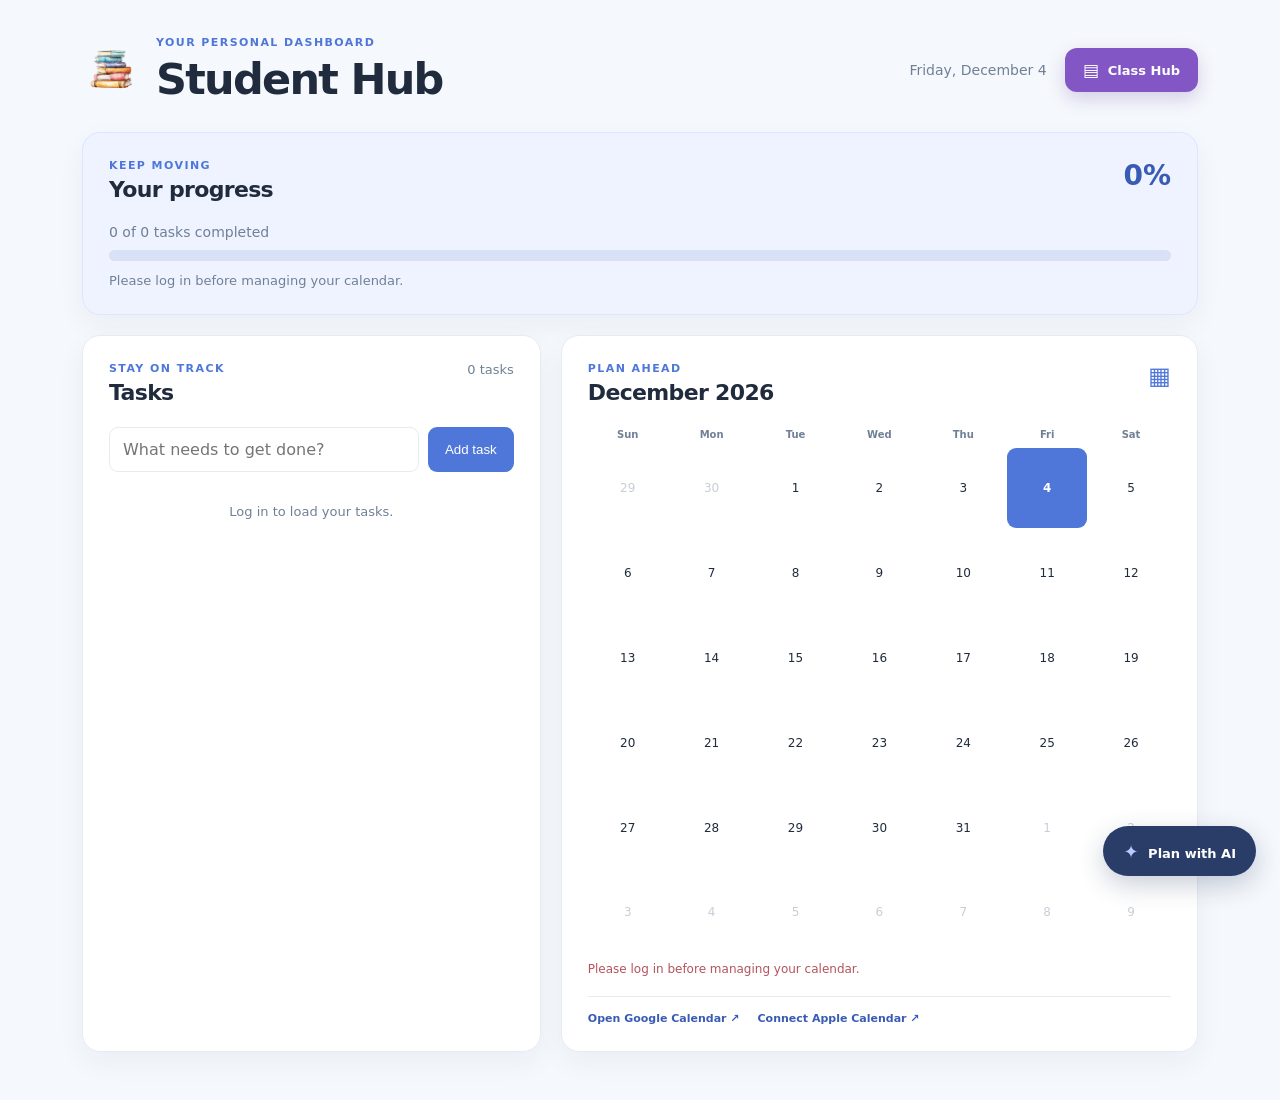
<file: frontend/index.html>
<!DOCTYPE html>
<html lang="en">
	<head>
		<meta charset="UTF-8" />
		<meta name="viewport" content="width=device-width, initial-scale=1.0" />
		<title>Student Hub</title>
        <link rel="stylesheet" href="styles.css">
	</head>
	<body>
        <header class="siteHeader">
            <div class="brand">
                <img id="bookButton" src="images/stackedBooks.png" alt="Stacked books">
                <div>
                    <p class="eyebrow">YOUR PERSONAL DASHBOARD</p>
                    <h1>Student Hub</h1>
                </div>
            </div>
            <div class="headerActions">
                <p class="headerDate" id="headerDate"></p>
                <a class="classHubButton" href="class-hub.html"><span aria-hidden="true">▤</span> Class Hub</a>
            </div>
        </header>

        <main class="dashboard">
            <section class="studentInfoBlock progressCard" id="studentProgressBlock" aria-labelledby="progressHeading">
                <div class="cardHeading">
                    <div>
                        <p class="eyebrow">KEEP MOVING</p>
                        <h2 id="progressHeading">Your progress</h2>
                    </div>
                    <span class="progressPercent" id="progressPercent">0%</span>
                </div>
                <p class="progressSummary" id="progressSummary">0 of 0 tasks completed</p>
                <div class="progressTrack" role="progressbar" aria-labelledby="progressHeading" aria-valuemin="0" aria-valuemax="100" aria-valuenow="0" id="progressBar">
                    <span></span>
                </div>
                <p class="progressMessage" id="progressMessage">Add a task to get started.</p>
            </section>

            <section class="studentInfoBlock tasksCard" id="tasksListBlock" aria-labelledby="tasksHeading">
                <div class="cardHeading">
                    <div>
                        <p class="eyebrow">STAY ON TRACK</p>
                        <h2 id="tasksHeading">Tasks</h2>
                    </div>
                    <span class="taskCount" id="taskCount">0 tasks</span>
                </div>
                <form class="taskForm" id="taskForm">
                    <label class="srOnly" for="taskInput">Add a task</label>
                    <input type="text" id="taskInput" placeholder="What needs to get done?" autocomplete="off" maxlength="120">
                    <button id="taskSubmitButton" type="submit">Add task</button>
                </form>
                <ul id="taskList" aria-live="polite"></ul>
                <p class="emptyState" id="emptyState">No tasks yet. Add your first one above.</p>
            </section>

            <section class="studentInfoBlock calendarCard" id="calendarBlock" aria-labelledby="calendarHeading">
                <div class="cardHeading">
                    <div>
                        <p class="eyebrow">PLAN AHEAD</p>
                        <h2 id="calendarHeading"></h2>
                    </div>
                    <span class="calendarIcon" aria-hidden="true">▦</span>
                </div>
                <div class="calendarWeek" aria-hidden="true">
                    <span>Sun</span><span>Mon</span><span>Tue</span><span>Wed</span><span>Thu</span><span>Fri</span><span>Sat</span>
                </div>
                <div class="calendarGrid" id="calendarGrid"></div>
                <p class="calendarStatus" id="calendarStatus" role="status"></p>
                <div class="calendarLinks">
                    <a href="https://calendar.google.com/calendar/u/0/r" target="_blank" rel="noopener">Open Google Calendar ↗</a>
                    <a href="https://support.apple.com/guide/calendar/subscribe-to-calendars-icl1022/mac" target="_blank" rel="noopener">Connect Apple Calendar ↗</a>
                </div>
            </section>
        </main>

        <dialog class="dayDialog" id="dayDialog" aria-labelledby="dayDialogHeading">
            <div class="dialogContent">
                <header class="dialogHeader">
                    <div>
                        <p class="eyebrow">YOUR DAY, YOUR PLAN</p>
                        <h2 id="dayDialogHeading">Plan your day</h2>
                    </div>
                    <button class="iconButton" id="closeDayDialog" type="button" aria-label="Close day planner">&times;</button>
                </header>
                <form class="calendarTaskForm" id="calendarTaskForm">
                    <div class="formField">
                        <label for="calendarTaskTitle">What are you planning?</label>
                        <input id="calendarTaskTitle" name="title" type="text" maxlength="120" placeholder="e.g. Review lecture notes" required>
                    </div>
                    <div class="formField">
                        <label for="calendarTaskKind">Type</label>
                        <select id="calendarTaskKind" name="kind">
                            <option value="task">Task</option>
                            <option value="event">Event</option>
                            <option value="reminder">Reminder</option>
                        </select>
                    </div>
                    <div class="timeFields">
                        <div class="formField">
                            <label for="calendarStartTime">Starts</label>
                            <input id="calendarStartTime" name="start_time" type="time">
                        </div>
                        <div class="formField">
                            <label for="calendarEndTime">Ends</label>
                            <input id="calendarEndTime" name="end_time" type="time">
                        </div>
                    </div>
                    <div class="formField">
                        <label for="calendarReminder">Reminder (optional)</label>
                        <input id="calendarReminder" name="reminder_at" type="datetime-local">
                    </div>
                    <div class="formField">
                        <label for="calendarTaskDescription">Notes (optional)</label>
                        <textarea id="calendarTaskDescription" name="description" maxlength="1000" rows="2" placeholder="Add a little more detail"></textarea>
                    </div>
                    <p class="formError" id="calendarFormError" role="alert"></p>
                    <button class="primaryButton" id="calendarTaskSubmit" type="submit">Add to this day</button>
                </form>
                <section class="dayAgenda" aria-labelledby="dayAgendaHeading">
                    <div class="agendaHeading">
                        <h3 id="dayAgendaHeading">Your plans</h3>
                        <span id="dayItemCount">0 items</span>
                    </div>
                    <ul class="calendarTaskList" id="calendarTaskList"></ul>
                    <p class="agendaEmpty" id="agendaEmpty">Nothing planned yet. Add your first item above.</p>
                </section>
            </div>
        </dialog>

        <section class="chatWidget" aria-label="AI study planner">
            <div class="chatPanel" id="chatPanel" hidden>
                <header class="chatHeader">
                    <div>
                        <p class="eyebrow">STUDENT HUB AI</p>
                        <h2>Study planner</h2>
                    </div>
                    <button class="iconButton" id="closeChat" type="button" aria-label="Close study planner">&times;</button>
                </header>
                <div class="chatMessages" id="chatMessages" aria-live="polite">
                    <p class="chatBubble assistantBubble">Hi! I can help you plan study sessions, add events, and set reminders. What would you like to organize?</p>
                </div>
                <form class="chatForm" id="chatForm">
                    <label class="srOnly" for="chatInput">Message your study planner</label>
                    <textarea id="chatInput" rows="1" maxlength="2000" placeholder="Ask me to plan something…" required></textarea>
                    <button class="primaryButton" id="chatSubmit" type="submit">Send</button>
                </form>
                <p class="chatStatus" id="chatStatus" role="status"></p>
            </div>
            <button class="chatToggle" id="chatToggle" type="button" aria-expanded="false" aria-controls="chatPanel">
                <span aria-hidden="true">✦</span> Plan with AI
            </button>
        </section>
        <script src="index.js"></script>
	</body>
</html>
</file>
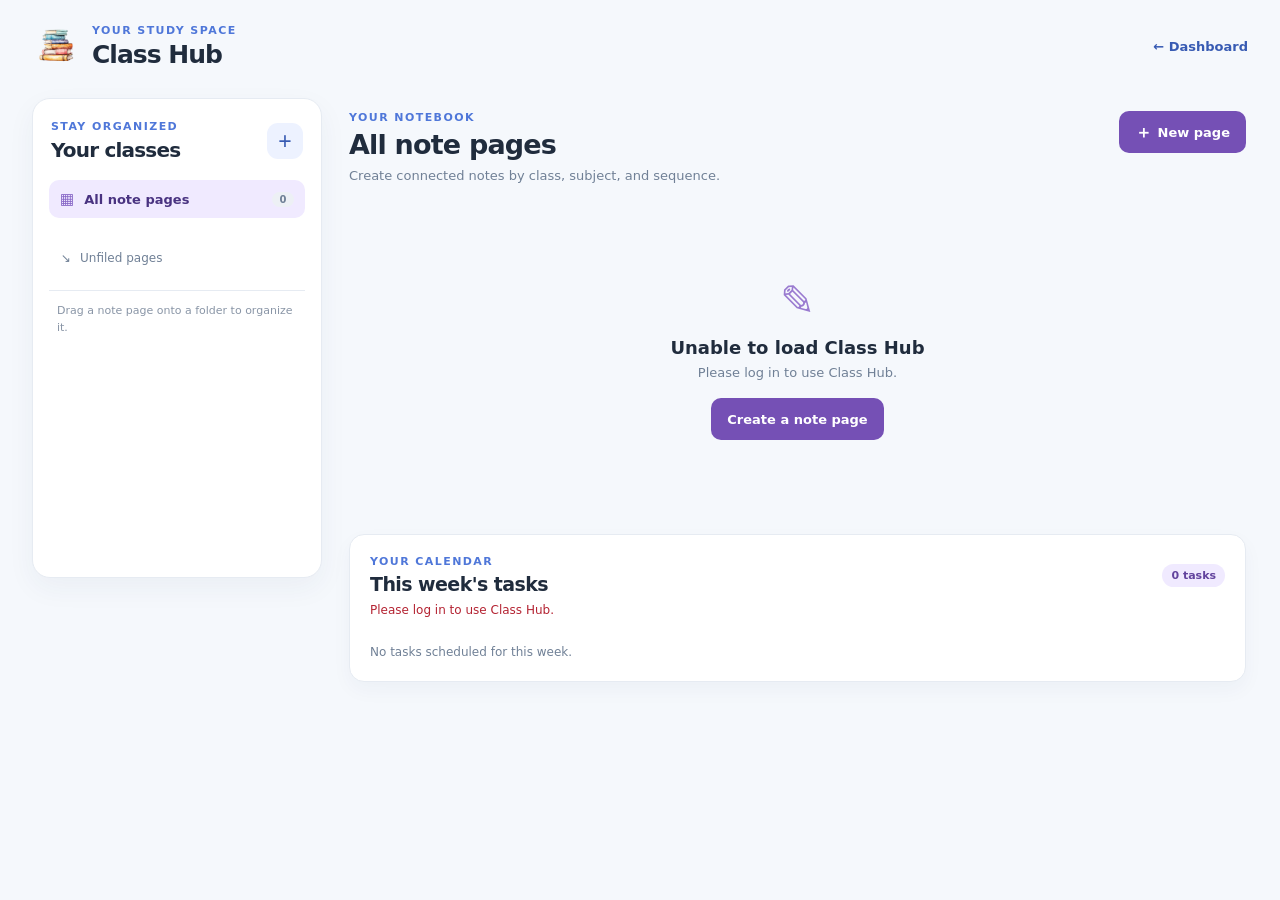
<file: frontend/class-hub.html>
<!DOCTYPE html>
<html lang="en">
<head>
    <meta charset="UTF-8">
    <meta name="viewport" content="width=device-width, initial-scale=1.0">
    <title>Class Hub | Student Hub</title>
    <link rel="stylesheet" href="styles.css">
    <link rel="stylesheet" href="class-hub.css">
</head>
<body class="classHubPage">
    <header class="siteHeader hubHeader">
        <a class="hubBrand" href="index.html" aria-label="Student Hub dashboard">
            <img src="images/stackedBooks.png" alt="">
            <span><span class="eyebrow">YOUR STUDY SPACE</span><strong>Class Hub</strong></span>
        </a>
        <a class="dashboardLink" href="index.html">← Dashboard</a>
    </header>

    <main class="hubLayout">
        <aside class="hubSidebar" aria-label="Classes and folders">
            <div class="sidebarHeading">
                <div>
                    <p class="eyebrow">STAY ORGANIZED</p>
                    <h1>Your classes</h1>
                </div>
                <button class="smallIconButton" id="showFolderForm" type="button" aria-label="Create class folder" title="Create class folder">+</button>
            </div>
            <button class="folderFilter isSelected" data-folder-filter="all" type="button">
                <span class="folderGlyph" aria-hidden="true">▦</span>
                <span>All note pages</span>
                <span class="folderPageCount" id="allPageCount">0</span>
            </button>
            <div class="folderList" id="folderList"></div>
            <button class="unfiledDrop" id="unfiledDrop" type="button" data-folder-drop="">
                <span aria-hidden="true">↘</span> Unfiled pages
            </button>
            <p class="sidebarHint">Drag a note page onto a folder to organize it.</p>
        </aside>

        <section class="hubMain" aria-label="Note pages">
            <div class="hubPageHeader">
                <div>
                    <p class="eyebrow">YOUR NOTEBOOK</p>
                    <h2 id="listHeading">All note pages</h2>
                    <p class="hubSubtitle">Create connected notes by class, subject, and sequence.</p>
                </div>
                <button class="createPageButton" id="createPageButton" type="button"><span aria-hidden="true">＋</span> New page</button>
            </div>

            <form class="folderCreateForm" id="folderCreateForm" hidden>
                <h3>Create a class folder</h3>
                <div class="folderFormFields">
                    <label>Class name<input name="class_name" maxlength="100" placeholder="e.g. Biology 101" required></label>
                    <label>Subject<input name="subject" maxlength="100" placeholder="e.g. Cell structure" required></label>
                    <button class="createPageButton" type="submit">Create folder</button>
                    <button class="quietButton" id="cancelFolderForm" type="button">Cancel</button>
                </div>
                <p class="hubError" id="folderError" role="alert"></p>
            </form>

            <div class="notePageGrid" id="notePageGrid"></div>
            <div class="hubEmptyState" id="hubEmptyState">
                <span aria-hidden="true">✎</span>
                <h3>Your notebook starts here</h3>
                <p>Create a class folder, then make your first page of notes.</p>
                <button class="createPageButton" id="emptyCreatePage" type="button">Create a note page</button>
            </div>

            <section class="weekTasksPanel" aria-labelledby="weekTasksHeading">
                <div class="weekTasksHeading">
                    <div>
                        <p class="eyebrow">YOUR CALENDAR</p>
                        <h2 id="weekTasksHeading">This week's tasks</h2>
                    </div>
                    <span class="weekTasksCount" id="weekTasksCount">0 tasks</span>
                </div>
                <p class="weekTasksStatus" id="weekTasksStatus" role="status"></p>
                <ul class="weekTasksList" id="weekTasksList" aria-live="polite"></ul>
                <p class="weekTasksEmpty" id="weekTasksEmpty">No tasks scheduled for this week.</p>
            </section>
        </section>
    </main>

    <dialog class="noteEditorDialog" id="noteEditorDialog" aria-labelledby="noteEditorHeading">
        <form class="noteEditor" id="noteEditorForm">
            <header class="editorHeader">
                <div>
                    <p class="eyebrow">CLASS HUB NOTEBOOK</p>
                    <h2 id="noteEditorHeading">New note page</h2>
                </div>
                <button class="smallIconButton closeEditor" id="closeNoteEditor" type="button" aria-label="Close note editor">×</button>
            </header>
            <div class="noteMetadata">
                <label>Page title<input id="noteTitle" name="title" maxlength="160" placeholder="e.g. Cell membranes" required></label>
                <label>Sequence<input id="noteSequence" name="sequence" maxlength="30" placeholder="e.g. a.1" required></label>
                <label>Class folder<select id="noteFolder" name="folder_id"></select></label>
            </div>
            <div class="drawingToolbar" aria-label="Note page tools">
                <div class="toolModeGroup" id="noteToolGroup" role="group" aria-label="Editing tools">
                    <button class="toolButton" type="button" data-tool="select" aria-pressed="true" aria-keyshortcuts="1" title="Select (1)"><kbd>1</kbd> Select</button>
                    <button class="toolButton" type="button" data-tool="arrow" aria-pressed="false" aria-keyshortcuts="2" title="Arrow (2)"><kbd>2</kbd> Arrow</button>
                    <button class="toolButton" type="button" data-tool="rectangle" aria-pressed="false" aria-keyshortcuts="3" title="Rectangle shape (3)"><kbd>3</kbd> Rectangle</button>
                    <button class="toolButton" type="button" data-tool="text" aria-pressed="false" aria-keyshortcuts="4" title="Text box (4)"><kbd>4</kbd> Text box</button>
                    <button class="toolButton" type="button" data-tool="pen" aria-pressed="false" aria-keyshortcuts="5" title="Pen (5)"><kbd>5</kbd> Pen</button>
                    <button class="toolButton" type="button" data-tool="line" aria-pressed="false" aria-keyshortcuts="6" title="Line (6)"><kbd>6</kbd> Line</button>
                    <button class="toolButton" type="button" data-tool="ellipse" aria-pressed="false" aria-keyshortcuts="7" title="Ellipse shape (7)"><kbd>7</kbd> Ellipse</button>
                    <button class="toolButton" type="button" data-tool="eraser" aria-pressed="false" aria-keyshortcuts="8" title="Eraser (8)"><kbd>8</kbd> Eraser</button>
                </div>
                <span class="toolHint" id="toolHint">Choose Text box, then click the page once to place a box.</span>
                <label class="toolRadiusControl" id="eraserRadiusControl" hidden>
                    Eraser radius <input id="eraserRadius" type="range" min="6" max="80" step="2" value="24" aria-label="Eraser radius">
                    <output id="eraserRadiusValue" for="eraserRadius">24 px</output>
                </label>
                <label class="toolSelectLabel">Line
                    <select id="drawingStyle">
                        <option value="solid">Solid</option>
                        <option value="dashed">Dashed</option>
                        <option value="dotted">Dotted</option>
                    </select>
                </label>
                <label class="toolColorLabel">Color<input id="drawingColor" type="color" value="#4f77d9" aria-label="Drawing color"></label>
                <button class="toolButton" id="undoDrawing" type="button">Undo</button>
                <button class="toolButton" id="clearDrawings" type="button">Clear</button>
            </div>
            <div class="editorWorkspace" id="editorWorkspace" data-tool="select" aria-label="Note page canvas">
                <div class="textBoxLayer" id="textBoxLayer" aria-label="Text boxes"></div>
                <canvas id="noteCanvas" aria-label="Drawing canvas. Select a drawing tool to add or erase items."></canvas>
                <div class="eraserCursor" id="eraserCursor" aria-hidden="true"></div>
            </div>
            <div class="editorFooter">
                <p class="hubError" id="editorError" role="alert"></p>
                <p class="saveStatus" id="saveStatus" role="status">Changes are saved when you select Save page.</p>
                <div>
                    <button class="quietButton" id="deleteNoteButton" type="button" hidden>Delete page</button>
                    <button class="quietButton" id="cancelNoteEditor" type="button">Cancel</button>
                    <button class="createPageButton" id="saveNoteButton" type="submit">Save page</button>
                </div>
            </div>
        </form>
    </dialog>
    <script src="class-hub.js"></script>
</body>
</html>
</file>
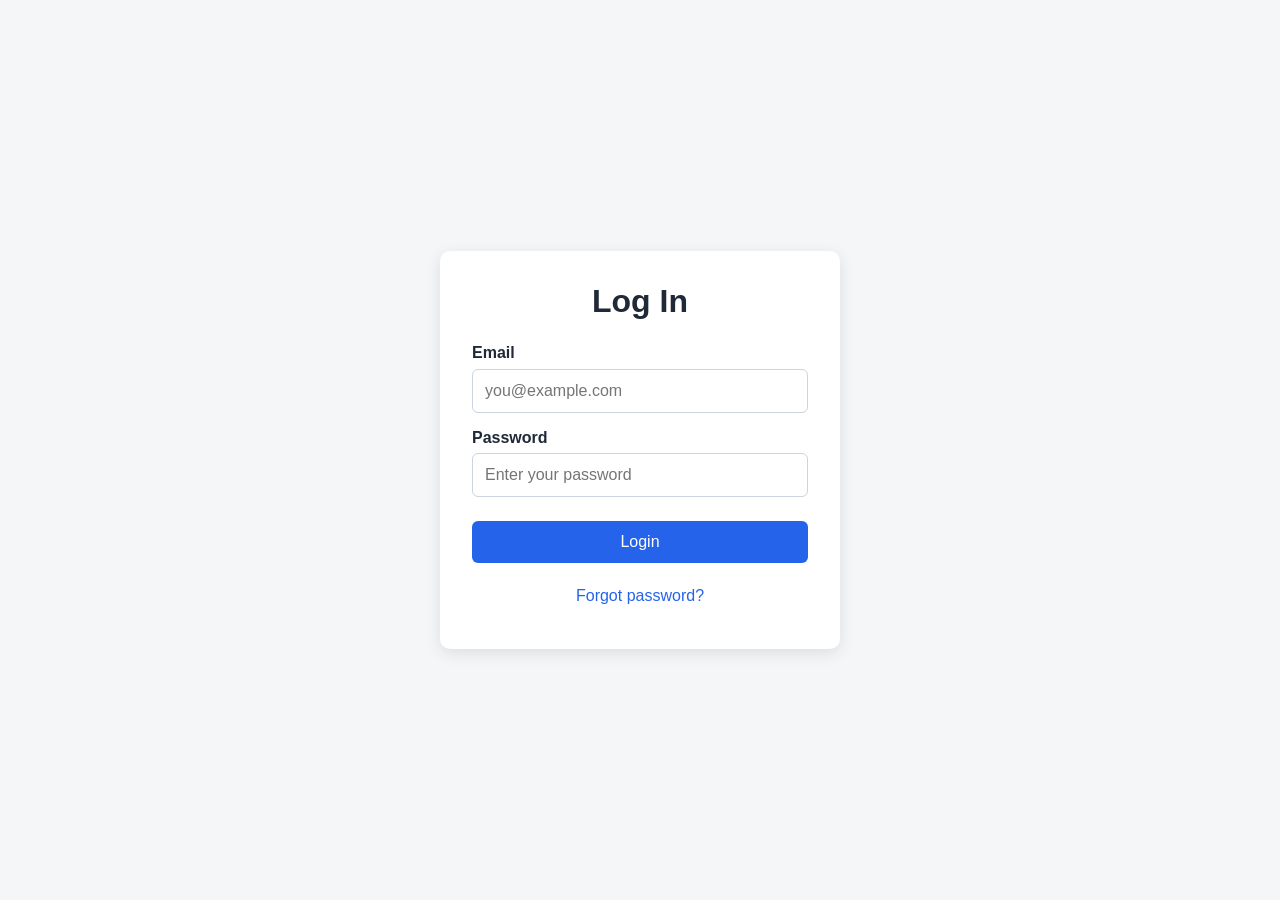
<file: frontend/login.html>
<!DOCTYPE html>
<html lang="en">
<head>
	<meta charset="UTF-8">
	<meta name="viewport" content="width=device-width, initial-scale=1.0">
	<title>Login</title>
	<style>
		* { box-sizing: border-box; }
		body {
			margin: 0;
			min-height: 100vh;
			display: grid;
			place-items: center;
			font-family: Arial, sans-serif;
			background: #f4f6f8;
			color: #1f2937;
		}
		.login-card {
			width: min(90%, 400px);
			padding: 2rem;
			background: #fff;
			border-radius: 10px;
			box-shadow: 0 4px 16px rgba(0, 0, 0, .1);
		}
		h1 { margin: 0 0 1.5rem; text-align: center; }
		label { display: block; margin: 1rem 0 .4rem; font-weight: 600; }
		input {
			width: 100%;
			padding: .75rem;
			border: 1px solid #cbd5e1;
			border-radius: 6px;
			font-size: 1rem;
		}
		button { width: 100%; padding: .75rem; border: 0; border-radius: 6px; font-size: 1rem; cursor: pointer; }
		.login-button { margin-top: 1.5rem; background: #2563eb; color: #fff; }
		.forgot-button { margin-top: .75rem; background: transparent; color: #2563eb; }
	</style>
</head>
<body>
	<main class="login-card">
		<h1>Log In</h1>
		<form id="loginForm" action="http://127.0.0.1:8000/login" method="post">
			<label for="email">Email</label>
			<input type="email" id="email" name="email" placeholder="you@example.com" required>

			<label for="password">Password</label>
			<input type="password" id="password" name="password" placeholder="Enter your password" required>

			<button class="login-button" type="submit">Login</button>
			<button class="forgot-button" type="button">Forgot password?</button>
		</form>
	</main>
	<script src="login.js"></script>
</body>
</html>
</file>
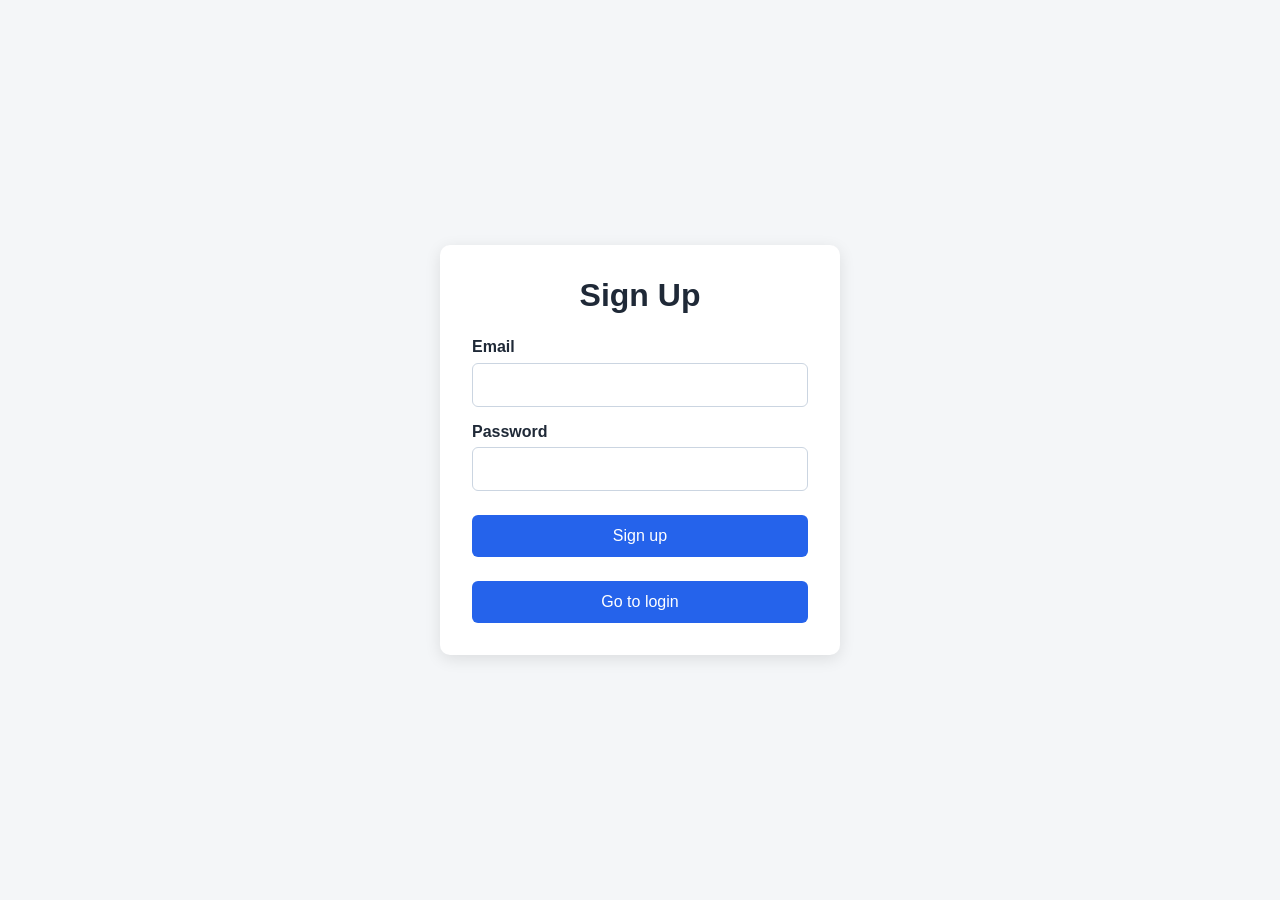
<file: frontend/signup.html>
<!DOCTYPE html>
<html lang="en">
<head>
	<meta charset="UTF-8">
	<meta name="viewport" content="width=device-width, initial-scale=1.0">
	<title>Sign Up</title>
	<style>
		* { box-sizing: border-box; }
		body {
			margin: 0;
			min-height: 100vh;
			display: grid;
			place-items: center;
			font-family: Arial, sans-serif;
			background: #f4f6f8;
			color: #1f2937;
		}
		.signup-card {
			width: min(90%, 400px);
			padding: 2rem;
			background: #fff;
			border-radius: 10px;
			box-shadow: 0 4px 16px rgba(0, 0, 0, .1);
		}
		h1 { margin: 0 0 1.5rem; text-align: center; }
		label { display: block; margin: 1rem 0 .4rem; font-weight: 600; }
		input {
			width: 100%;
			padding: .75rem;
			border: 1px solid #cbd5e1;
			border-radius: 6px;
			font-size: 1rem;
		}
		button { width: 100%; padding: .75rem; border: 0; border-radius: 6px; font-size: 1rem; cursor: pointer; }
		.signup-button { margin-top: 1.5rem; background: #2563eb; color: #fff; }
		.to-loginButton { margin-top: 1.5rem; background: #2563eb; color: #fff;}
	</style>
</head>
<body>
	<main class="signup-card">
		<h1>Sign Up</h1>
		<form id="signupForm" action="http://127.0.0.1:8000/signup" method="POST">
			<label for="email">Email</label>
			<input type="email" id="email" name="email" required>

			<label for="password">Password</label>
			<input type="password" id="password" name="password" required>

			<button class="signup-button" type="submit">Sign up</button>
			<button type="button" class="to-loginButton" onclick="location.href='login.html'">Go to login</button>
		</form>
	</main>
	<script src="authentication.js"></script>
</body>
</html>
</file>
<file: frontend/styles.css>
:root {
    --ink: #202c3d;
    --muted: #708096;
    --line: #e6ebf2;
    --surface: #ffffff;
    --background: #f5f8fc;
    --blue: #4f77d9;
    --blue-dark: #385bb3;
    --mint: #dff5ee;
    font-family: Inter, ui-sans-serif, system-ui, -apple-system, BlinkMacSystemFont, "Segoe UI", sans-serif;
}

* { box-sizing: border-box; }
body { margin: 0; color: var(--ink); background: var(--background); }
.siteHeader { max-width: 1180px; margin: 0 auto; padding: 36px 32px 28px; display: flex; align-items: center; justify-content: space-between; }
.brand { display: flex; align-items: center; gap: 16px; }
#bookButton { width: 58px; height: 58px; object-fit: contain; cursor: pointer; }
.headerActions { display: flex; align-items: center; gap: 18px; }
.classHubButton { display: inline-flex; align-items: center; gap: 9px; padding: 12px 18px; border-radius: 12px; color: #fff; background: #8257c5; box-shadow: 0 7px 18px rgba(105, 71, 163, .23); font-size: 13px; font-weight: 800; text-decoration: none; transition: transform .18s ease, background .18s ease; }
.classHubButton:hover { color: #fff; background: #6d43b2; transform: translateY(-1px); }
.classHubButton span { font-size: 17px; }
.eyebrow { color: var(--blue); font-size: 11px; font-weight: 800; letter-spacing: .13em; margin: 0 0 5px; }
h1, h2, p { margin-top: 0; }
h1 { font-size: clamp(30px, 4vw, 43px); letter-spacing: -.04em; margin: 0; }
h2 { font-size: 22px; letter-spacing: -.03em; margin: 0; }
.headerDate { color: var(--muted); font-size: 14px; margin: 0; }
.dashboard { max-width: 1180px; margin: 0 auto; padding: 0 32px 48px; display: grid; grid-template-columns: minmax(0, 1.08fr) minmax(0, 1.5fr); gap: 20px; }
.studentInfoBlock { background: var(--surface); border: 1px solid var(--line); border-radius: 18px; padding: 26px; box-shadow: 0 10px 28px rgba(38, 58, 92, .05); }
.progressCard { grid-column: 1 / -1; background: #eef3ff; border-color: #dce6ff; }
.cardHeading { display: flex; align-items: flex-start; justify-content: space-between; gap: 16px; }
.progressPercent { color: var(--blue-dark); font-size: 28px; font-weight: 800; }
.progressSummary, .progressMessage { color: var(--muted); font-size: 14px; margin: 22px 0 10px; }
.progressMessage { margin: 12px 0 0; font-size: 13px; }
.progressTrack { height: 11px; border-radius: 20px; background: #d8e1f5; overflow: hidden; }
.progressTrack span { display: block; width: 0; height: 100%; border-radius: inherit; background: linear-gradient(90deg, #6389e8, #6bcfb0); transition: width .3s ease; }
.taskCount { color: var(--muted); font-size: 13px; }
.taskForm { display: flex; gap: 9px; margin: 22px 0 18px; }
.taskForm input { min-width: 0; flex: 1; border: 1px solid var(--line); border-radius: 9px; padding: 12px 13px; color: var(--ink); font: inherit; outline: none; }
.taskForm input:focus { border-color: var(--blue); box-shadow: 0 0 0 3px #e7edff; }
button { border: 0; border-radius: 9px; padding: 0 17px; color: #fff; background: var(--blue); font: 700 13px inherit; cursor: pointer; }
button:hover { background: var(--blue-dark); }
#taskList { list-style: none; padding: 0; margin: 0; }
.taskItem { display: flex; align-items: center; gap: 10px; padding: 11px 0; border-top: 1px solid var(--line); }
.taskItem label { display: flex; align-items: center; gap: 10px; flex: 1; min-width: 0; font-size: 14px; cursor: pointer; }
.taskItem input[type="checkbox"] { width: 17px; height: 17px; accent-color: var(--blue); cursor: pointer; }
.taskItem.completed label span { color: #9aa5b5; text-decoration: line-through; }
.deleteTask { padding: 3px 7px; color: #a4afbd; background: transparent; font-size: 19px; line-height: 1; }
.deleteTask:hover { color: #d35d68; background: #fff1f2; }
.emptyState { color: var(--muted); text-align: center; font-size: 13px; padding: 14px 0 2px; }
.calendarIcon { color: var(--blue); font-size: 24px; }
.calendarWeek, .calendarGrid { display: grid; grid-template-columns: repeat(7, 1fr); gap: 4px; }
.calendarWeek { color: var(--muted); font-size: 10px; font-weight: 700; margin: 24px 0 8px; text-align: center; }
.calendarGrid { row-gap: 5px; }
.calendarDay { position: relative; display: grid; place-items: center; width: 100%; aspect-ratio: 1; padding: 0; border: 0; border-radius: 9px; color: var(--ink); background: transparent; font: inherit; font-size: 12px; cursor: pointer; transition: background .18s ease, transform .18s ease; }
.calendarDay:hover:not(:disabled) { background: #eef3ff; transform: translateY(-1px); }
.calendarDay:focus-visible, .iconButton:focus-visible, .chatToggle:focus-visible { outline: 3px solid #b8caff; outline-offset: 2px; }
.calendarDay.isOutside { color: #c7ced8; }
.calendarDay:disabled { cursor: default; }
.calendarDay.isToday { color: #fff; background: var(--blue); font-weight: 800; }
.calendarDay.hasItems::after { position: absolute; bottom: 5px; width: 4px; height: 4px; border-radius: 50%; background: #6bcfb0; content: ""; }
.calendarDay.isToday.hasItems::after { background: #fff; }
.calendarStatus { min-height: 16px; margin: 10px 0 0; color: #b4535c; font-size: 12px; }
.calendarLinks { display: flex; flex-wrap: wrap; gap: 12px 18px; border-top: 1px solid var(--line); margin-top: 18px; padding-top: 15px; }
.calendarLinks a { color: var(--blue-dark); font-size: 11px; font-weight: 700; text-decoration: none; }
.calendarLinks a:hover { text-decoration: underline; }
.dayDialog { width: min(92vw, 620px); max-width: none; max-height: min(90vh, 850px); padding: 0; overflow: auto; border: 1px solid rgba(230, 235, 242, .9); border-radius: 22px; color: var(--ink); background: var(--surface); box-shadow: 0 24px 80px rgba(28, 43, 70, .22); opacity: 0; transform: translateY(14px) scale(.98); transition: opacity .22s ease, transform .22s ease, overlay .22s ease allow-discrete, display .22s ease allow-discrete; }
.dayDialog[open] { opacity: 1; transform: translateY(0) scale(1); }
.dayDialog::backdrop { background: rgba(28, 43, 70, .28); backdrop-filter: blur(4px); opacity: 0; transition: opacity .22s ease, overlay .22s ease allow-discrete, display .22s ease allow-discrete; }
.dayDialog[open]::backdrop { opacity: 1; }
@starting-style {
    .dayDialog[open] { opacity: 0; transform: translateY(14px) scale(.98); }
    .dayDialog[open]::backdrop { opacity: 0; }
}
.dialogContent { padding: 26px; }
.dialogHeader, .chatHeader { display: flex; align-items: flex-start; justify-content: space-between; gap: 16px; }
.iconButton { display: grid; width: 36px; height: 36px; flex: 0 0 auto; place-items: center; padding: 0; border-radius: 50%; color: var(--muted); background: #f3f6fa; font-size: 25px; font-weight: 400; line-height: 1; }
.iconButton:hover { color: var(--ink); background: #e9eef5; }
.calendarTaskForm { display: grid; grid-template-columns: minmax(0, 1fr) 150px; gap: 14px 12px; margin-top: 22px; padding: 18px; border: 1px solid var(--line); border-radius: 15px; background: #fbfcfe; }
.formField { display: flex; min-width: 0; flex-direction: column; gap: 6px; }
.formField label { color: #536278; font-size: 12px; font-weight: 700; }
.formField input, .formField select, .formField textarea { width: 100%; min-width: 0; border: 1px solid #dfe5ed; border-radius: 8px; padding: 10px 11px; color: var(--ink); background: #fff; font: inherit; font-size: 13px; outline: none; }
.formField textarea { resize: vertical; }
.formField input:focus, .formField select:focus, .formField textarea:focus, .chatForm textarea:focus { border-color: var(--blue); box-shadow: 0 0 0 3px #e7edff; }
.timeFields { display: grid; grid-column: 1 / -1; grid-template-columns: 1fr 1fr; gap: 12px; }
#calendarTaskTitle, #calendarTaskDescription { grid-column: 1; }
.calendarTaskForm > .formField:nth-child(4), .calendarTaskForm > .formField:nth-child(5) { grid-column: 1 / -1; }
.primaryButton { min-height: 40px; padding: 0 16px; border-radius: 9px; color: #fff; background: var(--blue); font: inherit; font-size: 13px; font-weight: 750; }
.primaryButton:hover { background: var(--blue-dark); }
.primaryButton:disabled { cursor: wait; opacity: .65; }
.calendarTaskForm > .primaryButton { grid-column: 1 / -1; justify-self: end; }
.formError { grid-column: 1 / -1; margin: 0; color: #b42332; font-size: 12px; }
.dayAgenda { margin-top: 22px; }
.agendaHeading { display: flex; align-items: center; justify-content: space-between; margin-bottom: 8px; }
.agendaHeading h3 { margin: 0; font-size: 15px; }
.agendaHeading span, .agendaEmpty { color: var(--muted); font-size: 12px; }
.calendarTaskList { max-height: 220px; overflow: auto; padding: 0; margin: 0; list-style: none; }
.calendarTaskItem { display: flex; align-items: center; justify-content: space-between; gap: 12px; padding: 12px 0; border-top: 1px solid var(--line); }
.calendarTaskDetails { display: grid; min-width: 0; gap: 4px; }
.calendarTaskDetails strong { overflow-wrap: anywhere; font-size: 13px; }
.calendarTaskDetails > span { color: var(--muted); font-size: 11px; text-transform: capitalize; }
.calendarTaskDetails p { margin: 2px 0 0; color: #536278; font-size: 12px; }
.calendarTaskItem.completed .calendarTaskDetails strong { color: #9aa5b5; text-decoration: line-through; }
.calendarTaskActions { display: flex; flex: 0 0 auto; gap: 5px; }
.taskAction { padding: 6px 8px; border-radius: 7px; color: var(--blue-dark); background: #eef3ff; font: inherit; font-size: 11px; font-weight: 700; }
.taskAction:hover { background: #dfe8ff; }
.deleteCalendarTask { color: #a54b58; background: #fff1f2; }
.deleteCalendarTask:hover { background: #ffe2e5; }
.agendaEmpty { margin: 12px 0 0; text-align: center; }
.chatWidget { position: fixed; z-index: 5; right: 24px; bottom: 24px; display: flex; align-items: flex-end; flex-direction: column; gap: 12px; }
.chatToggle { min-height: 50px; padding: 0 20px; border-radius: 26px; background: #293d68; box-shadow: 0 9px 26px rgba(34, 54, 93, .24); font: inherit; font-size: 13px; font-weight: 750; }
.chatToggle span { margin-right: 5px; color: #b8caff; font-size: 18px; }
.chatPanel { display: flex; width: min(380px, calc(100vw - 32px)); height: min(540px, calc(100vh - 110px)); flex-direction: column; overflow: hidden; border: 1px solid var(--line); border-radius: 19px; background: #fff; box-shadow: 0 20px 60px rgba(28, 43, 70, .2); animation: chatEnter .2s ease-out; }
.chatPanel[hidden] { display: none; }
.chatHeader { padding: 18px 18px 14px; border-bottom: 1px solid var(--line); }
.chatHeader h2 { font-size: 18px; }
.chatHeader .eyebrow { font-size: 9px; }
.chatMessages { display: flex; flex: 1; flex-direction: column; gap: 10px; overflow: auto; padding: 16px; background: #fafbfd; }
.chatBubble { max-width: 88%; padding: 10px 12px; margin: 0; border-radius: 13px; font-size: 13px; line-height: 1.5; overflow-wrap: anywhere; white-space: pre-wrap; }
.assistantBubble { align-self: flex-start; border: 1px solid var(--line); border-bottom-left-radius: 4px; background: #fff; }
.userBubble { align-self: flex-end; border-bottom-right-radius: 4px; color: #fff; background: var(--blue); }
.chatForm { display: flex; align-items: flex-end; gap: 8px; padding: 12px; border-top: 1px solid var(--line); }
.chatForm textarea { min-width: 0; max-height: 100px; flex: 1; resize: vertical; border: 1px solid #dfe5ed; border-radius: 9px; padding: 10px; font: inherit; font-size: 13px; outline: none; }
.chatForm .primaryButton { min-height: 38px; }
.chatStatus { min-height: 16px; padding: 0 14px 8px; margin: 0; color: #b42332; font-size: 11px; }
@keyframes chatEnter { from { opacity: 0; transform: translateY(8px); } to { opacity: 1; transform: translateY(0); } }
.srOnly { position: absolute; width: 1px; height: 1px; padding: 0; margin: -1px; overflow: hidden; clip: rect(0, 0, 0, 0); white-space: nowrap; border: 0; }
@media (max-width: 700px) {
    .siteHeader { padding: 25px 18px 22px; align-items: flex-start; }
    .headerDate { display: none; }
    .classHubButton { padding: 10px 12px; font-size: 12px; }
    .dashboard { padding: 0 18px 32px; grid-template-columns: 1fr; }
    .progressCard { grid-column: auto; }
    .studentInfoBlock { padding: 21px; }
    .chatWidget { right: 16px; bottom: 16px; }
    .calendarTaskForm { grid-template-columns: 1fr; }
    .calendarTaskForm > .formField, .calendarTaskForm > .formField:nth-child(4), .calendarTaskForm > .formField:nth-child(5) { grid-column: 1; }
    .timeFields { grid-column: 1; }
    .dayDialog { max-height: 92vh; border-radius: 18px; }
    .dialogContent { padding: 20px; }
}
@media (max-width: 420px) {
    .siteHeader { flex-wrap: wrap; gap: 12px; }
    .headerActions { margin-left: auto; }
}
@media (prefers-reduced-motion: reduce) {
    *, *::before, *::after { scroll-behavior: auto !important; animation-duration: .01ms !important; transition-duration: .01ms !important; }
}
</file>
<file: frontend/class-hub.css>
.headerActions { display: flex; align-items: center; gap: 18px; }
.classHubButton { display: inline-flex; align-items: center; gap: 9px; padding: 12px 18px; border-radius: 12px; color: #fff; background: #8257c5; box-shadow: 0 7px 18px rgba(105, 71, 163, .23); font-size: 13px; font-weight: 800; text-decoration: none; transition: transform .18s ease, background .18s ease; }
.classHubButton:hover { background: #6d43b2; transform: translateY(-1px); }
.classHubButton span { font-size: 17px; }
.classHubPage { min-height: 100vh; }
.hubHeader { max-width: 1440px; padding-top: 22px; padding-bottom: 18px; }
.hubBrand { display: inline-flex; align-items: center; gap: 12px; color: var(--ink); text-decoration: none; }
.hubBrand img { width: 48px; height: 48px; object-fit: contain; }
.hubBrand > span { display: grid; gap: 3px; }
.hubBrand .eyebrow { margin: 0; }
.hubBrand strong { font-size: 25px; letter-spacing: -.04em; }
.dashboardLink { color: var(--blue-dark); font-size: 13px; font-weight: 750; text-decoration: none; }
.dashboardLink:hover { text-decoration: underline; }
.hubLayout { display: grid; max-width: 1440px; min-height: calc(100vh - 88px); grid-template-columns: 290px minmax(0, 1fr); gap: 25px; margin: 0 auto; padding: 10px 32px 40px; }
.hubSidebar { align-self: start; min-height: 480px; padding: 21px 16px; border: 1px solid var(--line); border-radius: 18px; background: #fff; box-shadow: 0 10px 28px rgba(38, 58, 92, .05); }
.sidebarHeading { display: flex; align-items: center; justify-content: space-between; gap: 10px; margin: 0 2px 18px; }
.sidebarHeading h1 { font-size: 20px; }
.smallIconButton { display: grid; width: 36px; height: 36px; place-items: center; padding: 0; border-radius: 11px; color: var(--blue-dark); background: #edf2ff; font-size: 23px; font-weight: 500; }
.smallIconButton:hover { background: #dce6ff; }
.folderFilter, .folderButton { display: flex; width: 100%; align-items: center; gap: 10px; padding: 10px 11px; border-radius: 10px; color: #526176; background: transparent; text-align: left; font: inherit; font-size: 13px; }
.folderFilter { margin-bottom: 8px; }
.folderFilter:hover, .folderButton:hover { color: var(--ink); background: #f4f6fb; }
.folderFilter.isSelected, .folderButton.isSelected { color: #493381; background: #f0eaff; font-weight: 750; }
.folderGlyph { color: #8564c6; font-size: 15px; }
.folderPageCount { min-width: 22px; padding: 2px 6px; margin-left: auto; border-radius: 10px; color: var(--muted); background: #edf0f5; font-size: 10px; text-align: center; }
.folderList { display: grid; gap: 4px; }
.folderRow { position: relative; display: flex; align-items: center; gap: 2px; }
.folderButton { width: auto; min-height: 44px; flex: 1; }
.folderButton.isDropTarget, .unfiledDrop.isDropTarget { outline: 2px dashed #8a69c9; outline-offset: 2px; background: #f5f0ff; }
.folderNames { display: grid; min-width: 0; gap: 3px; }
.folderNames strong { overflow: hidden; color: inherit; font-size: 12px; text-overflow: ellipsis; white-space: nowrap; }
.folderNames small { overflow: hidden; color: var(--muted); font-size: 10px; text-overflow: ellipsis; white-space: nowrap; }
.folderMore { display: none; width: 28px; height: 28px; padding: 0; margin-left: auto; color: var(--muted); background: transparent; font-size: 18px; }
.folderRow:hover .folderMore, .folderMore:focus-visible { display: block; }
.folderMore:hover { color: #b42332; background: #fff1f2; }
.unfiledDrop { display: flex; width: 100%; min-height: 40px; align-items: center; gap: 9px; padding: 9px 11px; margin-top: 12px; border: 1px dashed transparent; border-radius: 9px; color: var(--muted); background: transparent; font: inherit; font-size: 12px; text-align: left; }
.unfiledDrop:hover { color: var(--ink); background: #f4f6fb; }
.unfiledDrop.isSelected { color: #493381; background: #f0eaff; font-weight: 750; }
.sidebarHint { padding: 12px 8px 0; margin: 12px 0 0; border-top: 1px solid var(--line); color: #8995a6; font-size: 11px; line-height: 1.5; }
.hubMain { min-width: 0; padding: 8px 2px; }
.hubPageHeader { display: flex; align-items: flex-start; justify-content: space-between; gap: 20px; margin: 5px 0 23px; }
.hubPageHeader h2 { font-size: 27px; }
.hubSubtitle { margin: 8px 0 0; color: var(--muted); font-size: 13px; }
.createPageButton { display: inline-flex; min-height: 42px; align-items: center; justify-content: center; gap: 6px; padding: 0 16px; border-radius: 10px; color: #fff; background: #7550b5; font: inherit; font-size: 13px; font-weight: 750; white-space: nowrap; }
.createPageButton:hover { background: #603d9f; }
.createPageButton span { font-size: 17px; }
.folderCreateForm { padding: 18px; margin-bottom: 20px; border: 1px solid #e7ddfa; border-radius: 15px; background: #faf7ff; }
.folderCreateForm[hidden] { display: none; }
.folderCreateForm h3 { margin: 0 0 14px; font-size: 15px; }
.folderFormFields { display: flex; align-items: flex-end; flex-wrap: wrap; gap: 12px; }
.folderFormFields label, .noteMetadata label { display: grid; min-width: 150px; flex: 1; gap: 6px; color: #536278; font-size: 11px; font-weight: 750; }
.folderFormFields input, .noteMetadata input, .noteMetadata select, .toolSelectLabel select { width: 100%; min-width: 0; height: 39px; padding: 0 10px; border: 1px solid #dfe5ed; border-radius: 8px; color: var(--ink); background: #fff; font: inherit; font-size: 13px; outline: none; }
.folderFormFields input:focus, .noteMetadata input:focus, .noteMetadata select:focus, .toolSelectLabel select:focus { border-color: #8a69c9; box-shadow: 0 0 0 3px #f0eaff; }
.quietButton { min-height: 38px; padding: 0 12px; border-radius: 9px; color: #657286; background: #eff2f6; font: inherit; font-size: 12px; font-weight: 700; }
.quietButton:hover { color: var(--ink); background: #e4e8ef; }
.hubError { min-height: 16px; margin: 4px 0 0; color: #b42332; font-size: 12px; }
.notePageGrid { display: grid; grid-template-columns: repeat(auto-fill, minmax(220px, 1fr)); gap: 16px; }
.noteCard { min-height: 208px; padding: 17px; border: 1px solid var(--line); border-radius: 14px; background: #fff; box-shadow: 0 8px 20px rgba(38, 58, 92, .04); cursor: grab; transition: transform .18s ease, box-shadow .18s ease, border-color .18s ease; }
.noteCard:hover { transform: translateY(-2px); border-color: #d4c6f0; box-shadow: 0 12px 25px rgba(50, 44, 83, .1); }
.noteCard:active { cursor: grabbing; }
.noteCard.isDragging { opacity: .45; }
.noteCardTop { display: flex; align-items: flex-start; justify-content: space-between; gap: 8px; }
.sequenceBadge { display: inline-flex; min-width: 35px; min-height: 26px; align-items: center; justify-content: center; padding: 3px 8px; border-radius: 8px; color: #62439e; background: #f0eaff; font-size: 11px; font-weight: 800; }
.noteCardMenu { padding: 0 4px; color: #9aa5b5; background: transparent; font-size: 18px; }
.noteCard h3 { margin: 14px 0 8px; font-size: 15px; line-height: 1.35; }
.noteCardFolder { margin: 0; color: #8666bf; font-size: 10px; font-weight: 750; }
.notePreview { display: -webkit-box; min-height: 48px; overflow: hidden; margin: 11px 0 12px; color: #78869a; font-size: 11px; line-height: 1.55; -webkit-box-orient: vertical; -webkit-line-clamp: 3; white-space: pre-wrap; }
.noteCardFooter { display: flex; align-items: center; justify-content: space-between; gap: 8px; padding-top: 10px; border-top: 1px solid #f0f2f6; color: #94a0b0; font-size: 10px; }
.drawingCount { display: inline-flex; align-items: center; gap: 4px; }
.hubEmptyState { padding: 70px 20px; color: var(--muted); text-align: center; }
.hubEmptyState[hidden] { display: none; }
.hubEmptyState > span { color: #9a7bd0; font-size: 42px; }
.hubEmptyState h3 { margin: 12px 0 7px; color: var(--ink); font-size: 18px; }
.hubEmptyState p { margin: 0 auto 18px; font-size: 13px; }
.weekTasksPanel { padding: 20px; margin-top: 24px; border: 1px solid var(--line); border-radius: 15px; background: #fff; box-shadow: 0 8px 20px rgba(38, 58, 92, .04); }
.weekTasksHeading { display: flex; align-items: center; justify-content: space-between; gap: 12px; }
.weekTasksHeading .eyebrow { margin: 0 0 5px; }
.weekTasksHeading h2 { font-size: 19px; }
.weekTasksCount { padding: 5px 9px; border-radius: 12px; color: #62439e; background: #f0eaff; font-size: 11px; font-weight: 750; white-space: nowrap; }
.weekTasksStatus { margin: 8px 0 0; color: #b42332; font-size: 12px; }
.weekTasksList { padding: 0; margin: 12px 0 0; list-style: none; }
.weekTaskItem { display: flex; align-items: center; padding: 12px 0; border-top: 1px solid var(--line); }
.weekTaskDetails { display: grid; min-width: 0; gap: 5px; }
.weekTaskDetails strong { overflow-wrap: anywhere; font-size: 13px; }
.weekTaskDetails > span { color: var(--muted); font-size: 11px; }
.weekTaskItem.isCompleted .weekTaskDetails strong { color: #9aa5b5; text-decoration: line-through; }
.weekTasksEmpty { padding: 16px 0 2px; margin: 0; color: var(--muted); font-size: 12px; }
.weekTasksEmpty[hidden] { display: none; }
.noteEditorDialog { width: min(1000px, calc(100vw - 30px)); max-width: none; max-height: min(94vh, 1000px); padding: 0; overflow: auto; border: 1px solid var(--line); border-radius: 20px; color: var(--ink); background: #f7f8fb; box-shadow: 0 25px 85px rgba(28, 43, 70, .25); }
.noteEditorDialog::backdrop { background: rgba(23, 32, 50, .42); backdrop-filter: blur(4px); }
.noteEditor { display: grid; gap: 15px; padding: 22px; }
.editorHeader { display: flex; align-items: flex-start; justify-content: space-between; }
.editorHeader h2 { font-size: 21px; }
.closeEditor { color: var(--muted); font-size: 22px; }
.noteMetadata { display: grid; grid-template-columns: minmax(0, 1.5fr) minmax(100px, .55fr) minmax(180px, 1fr); gap: 12px; }
.drawingToolbar { display: flex; align-items: center; flex-wrap: wrap; gap: 8px; padding: 9px; border: 1px solid var(--line); border-radius: 11px; background: #fff; }
.toolModeGroup { display: flex; gap: 3px; padding: 3px; border-radius: 8px; background: #f0f2f7; }
.toolButton { min-height: 32px; padding: 0 9px; border-radius: 7px; color: #657286; background: transparent; font: inherit; font-size: 11px; font-weight: 700; }
.toolButton:hover { color: var(--ink); background: #f0f2f7; }
.toolModeGroup .toolButton.isActive { color: #573b8b; background: #fff; box-shadow: 0 1px 4px #d8dce5; }
.toolButton kbd { display: inline-grid; min-width: 16px; height: 16px; place-items: center; margin-right: 3px; border-radius: 4px; color: #7d6a9d; background: #f0eaff; font-family: inherit; font-size: 10px; font-weight: 700; }
.toolHint { color: #8995a6; font-size: 10px; }
.toolSelectLabel, .toolColorLabel { display: inline-flex; align-items: center; gap: 6px; color: #657286; font-size: 10px; font-weight: 750; }
.toolRadiusControl { display: inline-flex; align-items: center; gap: 6px; color: #657286; font-size: 10px; font-weight: 750; }
.toolRadiusControl[hidden] { display: none; }
.toolRadiusControl input { width: 100px; accent-color: #7550b5; }
.toolRadiusControl output { min-width: 34px; color: var(--muted); font-size: 10px; }
.toolSelectLabel select { width: auto; height: 32px; padding: 0 7px; font-size: 11px; }
.toolColorLabel input { width: 30px; height: 30px; padding: 2px; border: 1px solid var(--line); border-radius: 7px; background: #fff; cursor: pointer; }
.editorWorkspace { position: relative; width: 100%; height: min(55vh, 560px); min-height: 300px; overflow: hidden; border: 1px solid #e0e4ed; border-radius: 3px; background-color: #fff; background-image: linear-gradient(to bottom, transparent 31px, #edf1f8 32px); background-size: 100% 32px; box-shadow: 0 6px 18px rgba(34, 49, 76, .07); }
.editorWorkspace::before { position: absolute; z-index: 1; top: 0; bottom: 0; left: 56px; width: 1px; background: #f1ced1; content: ""; pointer-events: none; }
.textBoxLayer { position: absolute; z-index: 2; inset: 0; overflow: hidden; pointer-events: none; }
.placedTextBox { position: absolute; min-width: 120px; min-height: 54px; pointer-events: auto; }
.noteTextBox { display: block; width: 100%; height: 100%; min-width: 0; min-height: 0; padding: 5px 7px; resize: none; overflow: auto; border: 1px solid transparent; border-radius: 4px; color: #26354b; background: transparent; font: inherit; line-height: 1.55; outline: none; }
.placedTextBox:hover .noteTextBox { border-color: #d9d0ec; }
.noteTextBox:focus { border-color: #8a69c9; background: rgba(255, 255, 255, .9); box-shadow: 0 0 0 2px rgba(138, 105, 201, .12); }
.noteTextBox::placeholder { color: #9aa5b5; }
.textBoxResizeHandle { position: absolute; z-index: 2; width: 12px; height: 12px; padding: 0; border: 2px solid #fff; border-radius: 50%; background: #7855b5; box-shadow: 0 0 0 1px #7855b5; opacity: 0; pointer-events: none; touch-action: none; }
.placedTextBox:hover .textBoxResizeHandle, .placedTextBox:focus-within .textBoxResizeHandle { opacity: 1; pointer-events: auto; }
.textBoxResizeHandle[data-corner="nw"] { top: -6px; left: -6px; cursor: nwse-resize; }
.textBoxResizeHandle[data-corner="ne"] { top: -6px; right: -6px; cursor: nesw-resize; }
.textBoxResizeHandle[data-corner="sw"] { bottom: -6px; left: -6px; cursor: nesw-resize; }
.textBoxResizeHandle[data-corner="se"] { right: -6px; bottom: -6px; cursor: nwse-resize; }
.editorWorkspace[data-tool="text"] { cursor: text; }
.editorWorkspace[data-tool="select"] { cursor: default; }
.editorWorkspace[data-tool="pen"], .editorWorkspace[data-tool="line"], .editorWorkspace[data-tool="arrow"], .editorWorkspace[data-tool="rectangle"], .editorWorkspace[data-tool="ellipse"], .editorWorkspace[data-tool="eraser"] { cursor: crosshair; }
.editorWorkspace[data-tool="pen"] .placedTextBox, .editorWorkspace[data-tool="line"] .placedTextBox, .editorWorkspace[data-tool="arrow"] .placedTextBox, .editorWorkspace[data-tool="rectangle"] .placedTextBox, .editorWorkspace[data-tool="ellipse"] .placedTextBox, .editorWorkspace[data-tool="eraser"] .placedTextBox { pointer-events: none; }
.editorWorkspace[data-tool="pen"] .textBoxResizeHandle, .editorWorkspace[data-tool="line"] .textBoxResizeHandle, .editorWorkspace[data-tool="arrow"] .textBoxResizeHandle, .editorWorkspace[data-tool="rectangle"] .textBoxResizeHandle, .editorWorkspace[data-tool="ellipse"] .textBoxResizeHandle, .editorWorkspace[data-tool="eraser"] .textBoxResizeHandle { display: none; }
.editorWorkspace canvas { position: absolute; z-index: 3; inset: 0; width: 100%; height: 100%; touch-action: none; pointer-events: none; }
.editorWorkspace[data-tool="pen"] canvas, .editorWorkspace[data-tool="line"] canvas, .editorWorkspace[data-tool="arrow"] canvas, .editorWorkspace[data-tool="rectangle"] canvas, .editorWorkspace[data-tool="ellipse"] canvas, .editorWorkspace[data-tool="eraser"] canvas { cursor: crosshair; pointer-events: auto; }
.eraserCursor { position: absolute; z-index: 4; border: 1px solid #7550b5; border-radius: 50%; background: rgba(117, 80, 181, .12); pointer-events: none; transform: translate(-50%, -50%); }
.eraserCursor[hidden] { display: none; }
.editorFooter { display: grid; grid-template-columns: 1fr auto; align-items: center; gap: 0 12px; }
.editorFooter .hubError { grid-column: 1 / -1; }
.saveStatus { margin: 0; color: #8995a6; font-size: 11px; }
.editorFooter > div { display: flex; justify-content: flex-end; gap: 8px; }
@media (max-width: 850px) {
    .hubLayout { grid-template-columns: 230px minmax(0, 1fr); gap: 16px; padding-right: 20px; padding-left: 20px; }
    .folderFormFields { align-items: stretch; }
    .noteMetadata { grid-template-columns: 1.3fr .6fr; }
    .noteMetadata label:last-child { grid-column: 1 / -1; }
}
@media (max-width: 620px) {
    .hubHeader { padding: 18px; }
    .hubBrand img { width: 40px; height: 40px; }
    .hubBrand strong { font-size: 21px; }
    .hubLayout { display: flex; flex-direction: column; padding: 2px 16px 28px; }
    .hubSidebar { width: 100%; min-height: 0; padding: 15px; }
    .folderList { grid-template-columns: repeat(auto-fill, minmax(145px, 1fr)); }
    .unfiledDrop { display: inline-flex; }
    .sidebarHint { display: none; }
    .hubMain { width: 100%; }
    .hubPageHeader { align-items: flex-start; }
    .hubPageHeader h2 { font-size: 23px; }
    .hubSubtitle { max-width: 240px; line-height: 1.45; }
    .notePageGrid { grid-template-columns: repeat(auto-fill, minmax(160px, 1fr)); }
    .noteMetadata { grid-template-columns: 1fr 90px; }
    .noteMetadata label:first-child { grid-column: 1 / -1; }
    .noteEditor { gap: 12px; padding: 16px; }
    .editorWorkspace { height: 48vh; min-height: 260px; }
    .editorWorkspace::before { left: 42px; }
    .editorFooter { grid-template-columns: 1fr; gap: 8px; }
    .editorFooter > div { flex-wrap: wrap; }
    .saveStatus { grid-row: 2; }
}
@media (prefers-reduced-motion: reduce) {
    .classHubButton, .noteCard { transition-duration: .01ms; }
}
</file>
